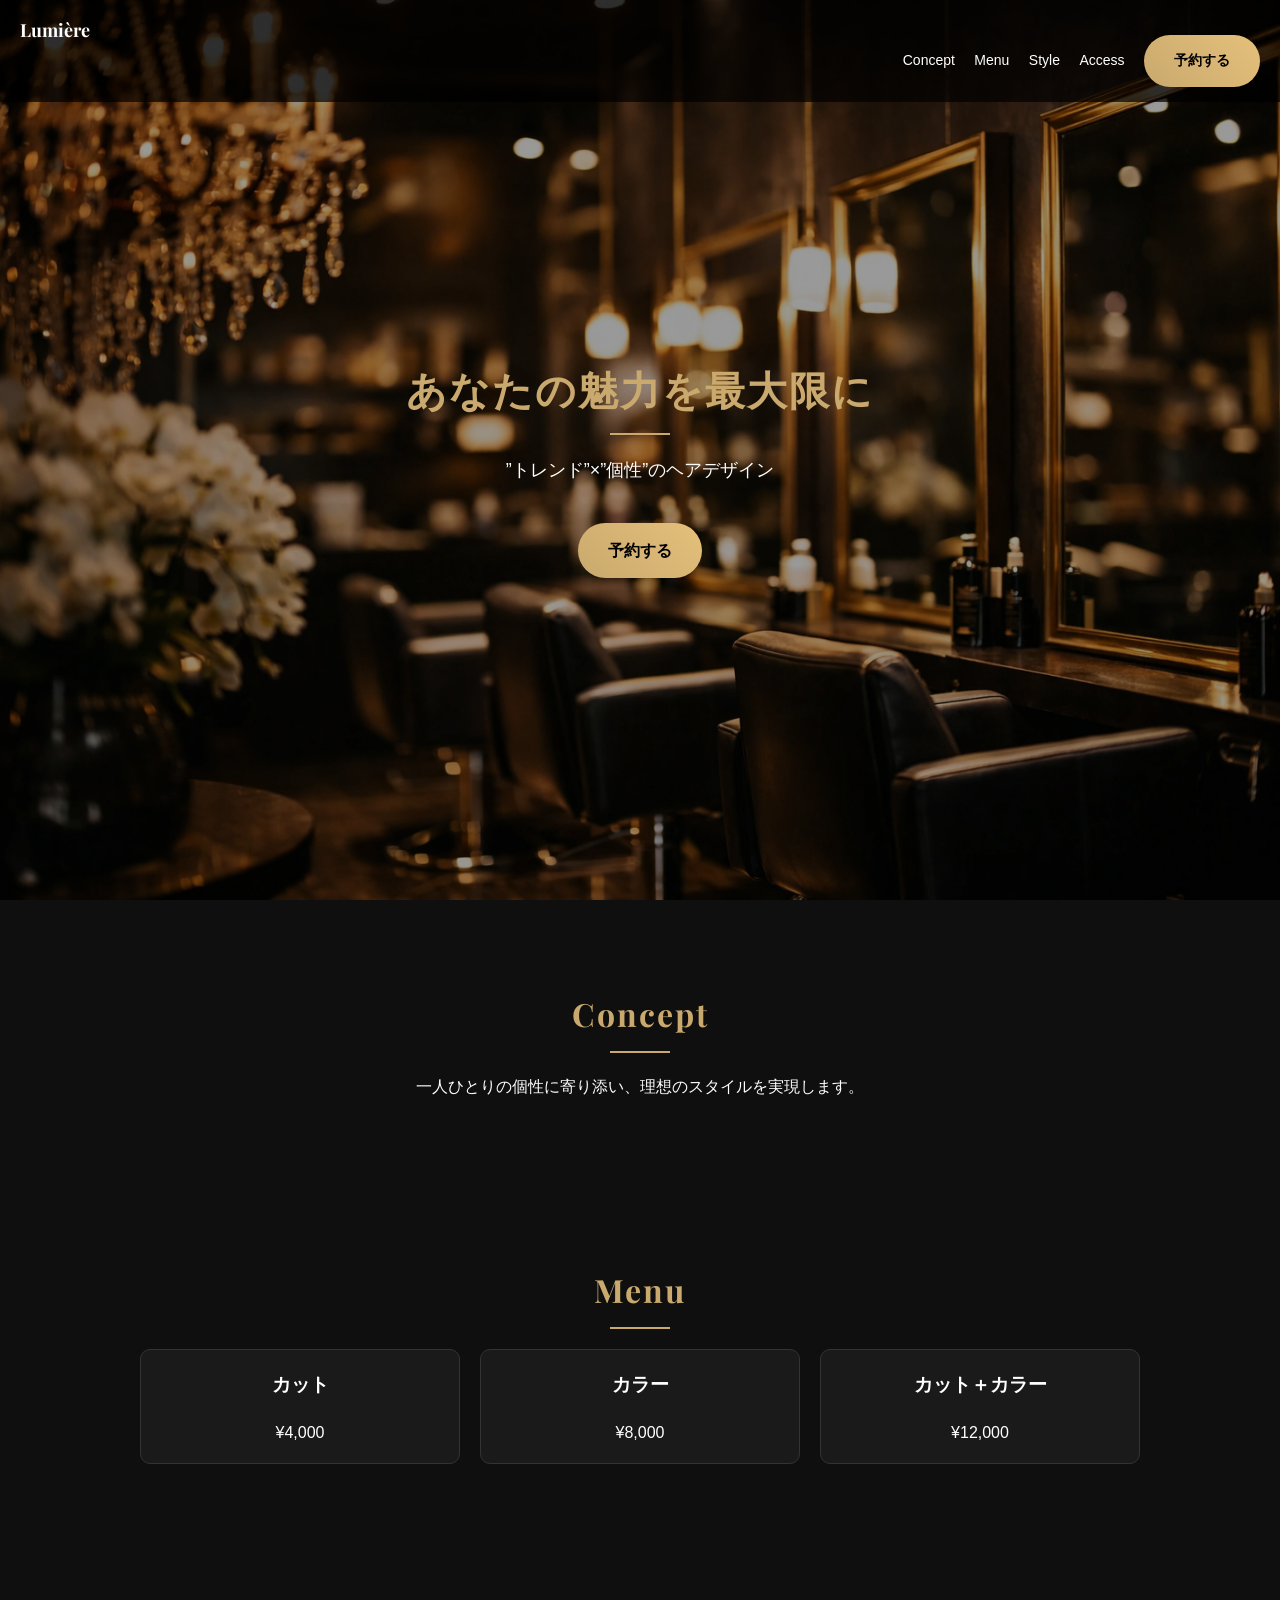
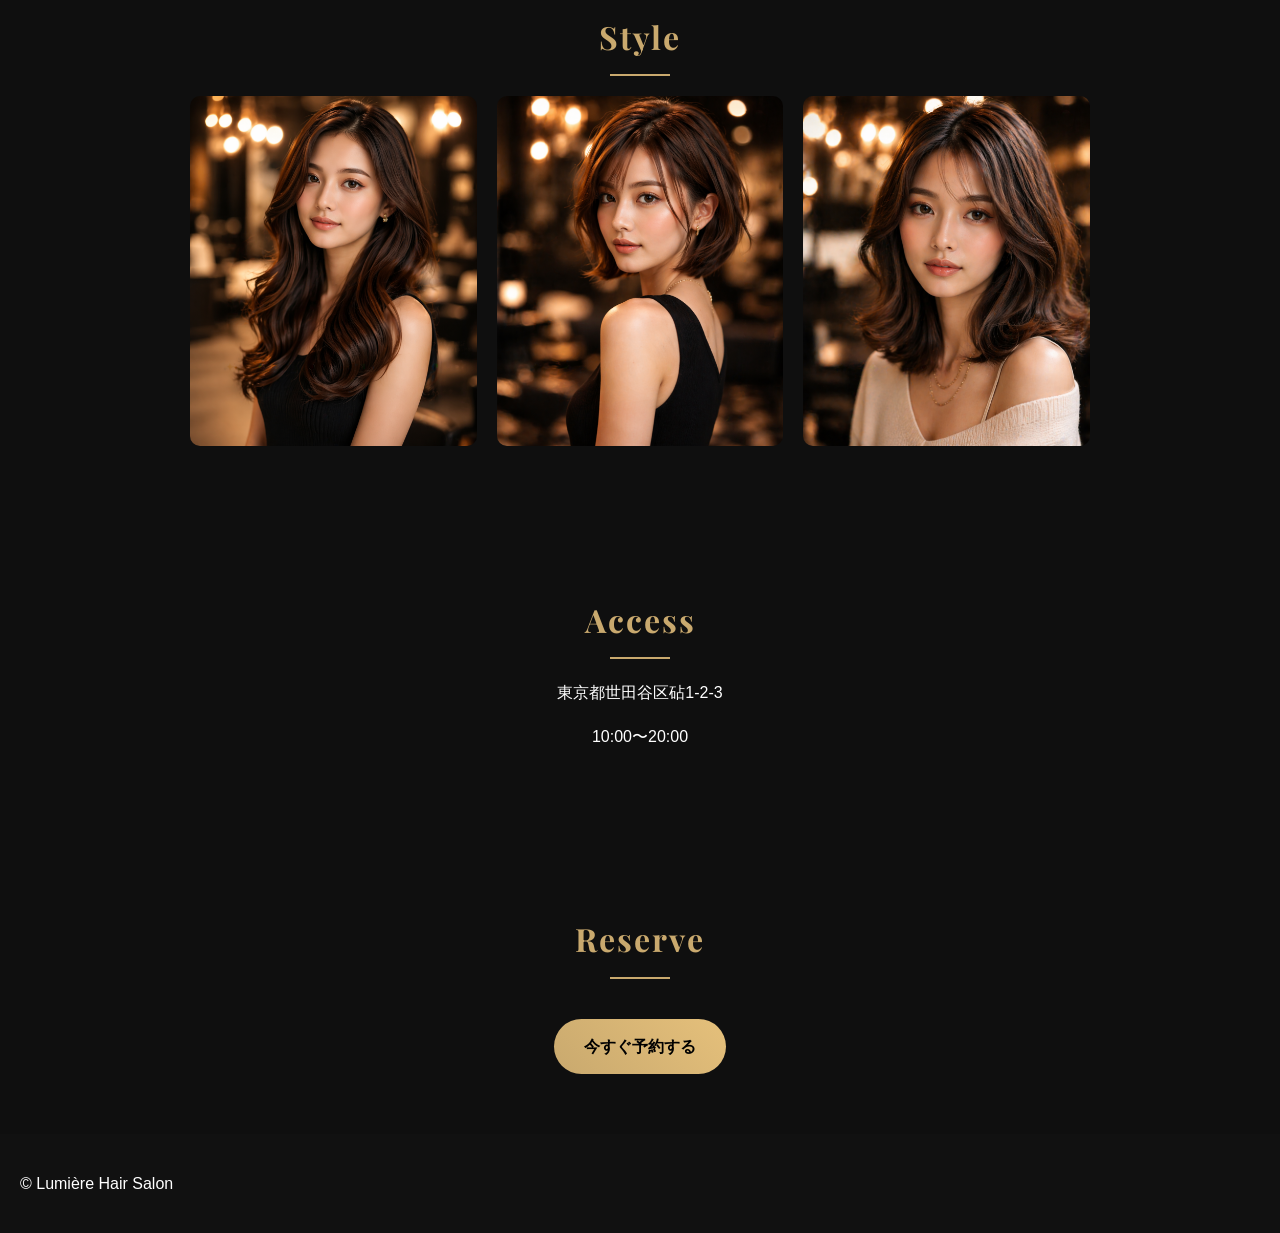
<file: index.html>
<!DOCTYPE html>
<html lang="ja">
<head>
<meta charset="UTF-8">
<meta name="viewport" content="width=device-width, initial-scale=1.0">
<title>Lumière Hair Salon</title>
<link rel="stylesheet" href="style.css">
<link href="https://fonts.googleapis.com/css2?family=Playfair+Display&display=swap" rel="stylesheet">
</head>

<body>

<header>
  <h1>Lumière</h1>
  <nav>
    <a href="#concept">Concept</a>
    <a href="#menu">Menu</a>
    <a href="#style">Style</a>
    <a href="#access">Access</a>
    <a href="reserve.html" class="btn">予約する</a>
  </nav>
</header>

<!-- ファーストビュー -->
<section class="hero">
  <div class="hero-content">
    <h2>あなたの魅力を最大限に</h2>
    <p>”トレンド”×”個性”のヘアデザイン</p>
    <a href="reserve.html" class="btn">予約する</a>
  </div>
</section>

<!-- コンセプト -->
<section id="concept">
  <div class="container">
    <h2>Concept</h2>
    <p>一人ひとりの個性に寄り添い、理想のスタイルを実現します。</p>
  </div>
</section>

<!-- メニュー -->
<section id="menu">
  <div class="container">
    <h2>Menu</h2>
    <div class="menu">
      <div class="card">
        <h3>カット</h3>
        <p>¥4,000</p>
      </div>
      <div class="card">
        <h3>カラー</h3>
        <p>¥8,000</p>
      </div>
      <div class="card">
        <h3>カット＋カラー</h3>
        <p>¥12,000</p>
      </div>
    </div>
  </div>
</section>

<!-- スタイル -->
<section id="style">
  <div class="container">
    <h2>Style</h2>
    <div class="gallery">
      <img src="img/①.png">
      <img src="img/②.png">
      <img src="img/③.png">
    </div>
  </div>
</section>

<!-- アクセス -->
<section id="access">
  <div class="container">
    <h2>Access</h2>
    <p>東京都世田谷区砧1-2-3</p>
    <p>10:00〜20:00</p>
  </div>
</section>

<!-- 予約 -->
<section id="reserve">
  <div class="container">
    <h2>Reserve</h2>
    <a href="reserve.html" class="btn">今すぐ予約する</a>
  </div>
</section>

<!-- <section id="reserve">
  <div class="container">
    <h2>Reservation</h2>

    <form class="form">
      
      <input type="text" placeholder="お名前" required>
      
      <input type="email" placeholder="メールアドレス" required>

      <input type="date" required>

      <select required>
        <option value="">メニュー選択</option>
        <option>カット</option>
        <option>カラー</option>
        <option>カット＋カラー</option>
      </select>

      <textarea placeholder="ご要望"></textarea>

      <button type="submit" class="btn">予約する</button>

    </form>
  </div>
</section> -->

<footer>
  <p>© Lumière Hair Salon</p>
</footer>

</body>
</html>
</file>
<file: style.css>
/* =========================
   基本設定
========================= */
:root {
  --main-black: #0f0f0f;
  --gold: #c9a96e;
  --sub-gold: #e5c07b;
  --white: #ffffff;
}

body {
  margin: 0;
  font-family: 'Noto Sans JP', sans-serif;
  line-height: 1.7;
  background: var(--main-black);
  color: var(--white);
}

section {
  padding: 60px 20px;
  text-align: center;
}

.container {
  max-width: 1000px;
  margin: auto;
}

h1,
h2 {
  margin-bottom: 20px;
  font-family: 'Playfair Display', serif;
}


h2 {
  font-size: 32px;
  color: var(--gold);
  letter-spacing: 2px;
}

h2::after {
  content: "";
  display: block;
  width: 60px;
  height: 2px;
  background: var(--gold);
  margin: 10px auto;
}

/* =========================
   ヘッダー
========================= */
header {
  position: fixed;
  width: 100%;
  background: rgba(0, 0, 0, 0.7);
  color: white;
  display: flex;
  justify-content: space-between;
  padding: 15px 20px;
  z-index: 10;
}

header h1 {
  font-size: 18px;
  margin: 0;
}

nav a {
  color: white;
  margin-left: 15px;
  text-decoration: none;
  font-size: 14px;
}

/* =========================
   ファーストビュー
========================= */
.hero {
  height: 100vh;
  background: url("images/hero.jpg") center/cover no-repeat;
  display: flex;
  align-items: center;
  justify-content: center;
  position: relative;
}

.hero::before {
  content: "";
  position: absolute;
  width: 100%;
  height: 100%;
  background: rgba(0, 0, 0, 0.4);
}

.hero-content {
  position: relative;
  color: white;
  text-align: center;
}

.hero h2 {
  font-size: 40px;
}

.hero p {
  font-size: 18px;
}

.hero {
  background: url("img/top.png") center/cover no-repeat;
}

.hero::before {
  content: "";
  position: absolute;
  width: 100%;
  height: 100%;
  background: rgba(0, 0, 0, 0.4);
}

/* ボタン */
.btn {
  display: inline-block;
  margin-top: 20px;
  padding: 14px 30px;
  background: #c49a6c;
  color: white;
  border-radius: 30px;
  text-decoration: none;
  font-weight: bold;
}

.btn {
  background: linear-gradient(45deg, var(--gold), var(--sub-gold));
  color: #000;
  border-radius: 30px;
}

/* =========================
   メニュー
========================= */
.menu {
  display: grid;
  grid-template-columns: repeat(auto-fit, minmax(250px, 1fr));
  gap: 20px;
}

.card {
  background: #1a1a1a;
  border: 1px solid #333;
  border-radius: 10px;
}

/* =========================
   スタイル
========================= */
.gallery {
  display: grid;
  grid-template-columns: repeat(auto-fit, minmax(200px, 1fr));
  gap: 10px;
}

.gallery {
  display: grid;
  grid-template-columns: repeat(3, 1fr);
  gap: 20px;
  max-width: 900px;
  margin: auto;
  height: auto;
}


.gallery img {
  width: 100%;
  border-radius: 10px;
}

.gallery img {
  width: 100%;
  height: 350px;
  object-fit: cover;
}

/* =========================
予約フォーム 
==========================*/

.form {
  max-width: 500px;
  margin: auto;
  display: flex;
  flex-direction: column;
  gap: 15px;
}

.form input,
.form select,
.form textarea {
  padding: 12px;
  border-radius: 5px;
  border: none;
  background: #222;
  color: white;
}

.form textarea {
  height: 100px;
}


/* =========================
   フッター
========================= */
footer {
  background: #111;
  color: white;
  padding: 20px;
}

* {
  box-sizing: border-box;
}

html, body {
  overflow-x: hidden;
}

/* =========================
   スマホ対応
========================= */
@media(max-width:768px) {

  header {
    flex-direction: column;
    align-items: center;
  }

  nav {
    margin-top: 10px;
  }

  .hero h2 {
    font-size: 26px;
  }

  .hero p {
    font-size: 14px;
  }

  .btn {
    width: 80%;
  }

  section {
    padding: 40px 15px;
  }

  h2 {
    font-size: 22px;
  }

  /* ヘッダー */
  header h1 {
    font-size: 16px;
  }

  nav a {
    font-size: 13px;
    margin: 5px;
  }

  /* ファーストビュー */
  .hero {
    height: 80vh;
  }

  .hero h2 {
    font-size: 22px;
  }

  .hero p {
    font-size: 13px;
  }

  /* ボタン */
  .btn {
    width: auto;
    max-width: 200px;
    padding: 12px;
    font-size: 14px;
  }

  /* ギャラリー（←超重要） */
  .gallery {
    grid-template-columns: 1fr;
    /* 1列にする */
    height: auto;
  }

  .gallery img {
    height: auto;
  }

  /* メニューカード */
  .card {
    padding: 15px;
  }

  /* フォーム */
  .form {
    width: 100%;
    padding: 0 10px;
  }

  .form input,
  .form select,
  .form textarea {
    font-size: 16px;
    /* iPhoneズーム防止 */
  }
}
</file>
